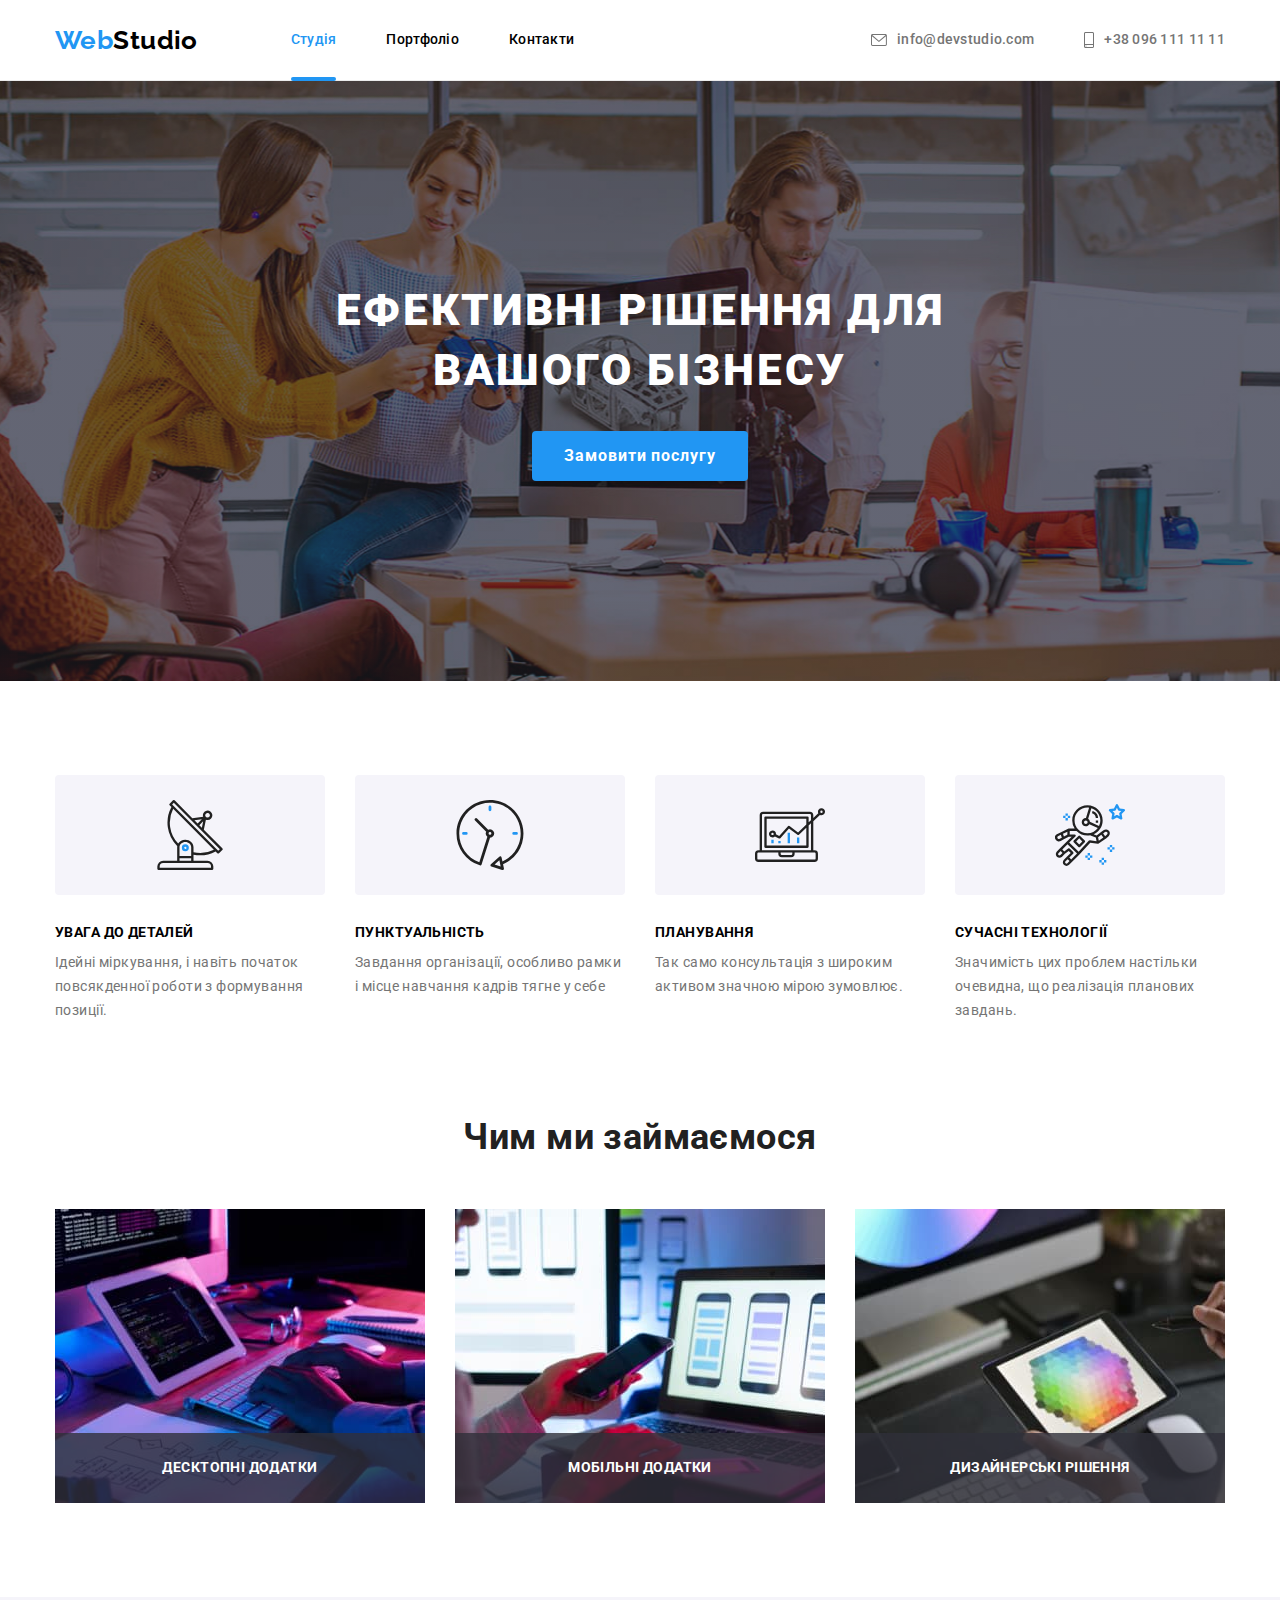
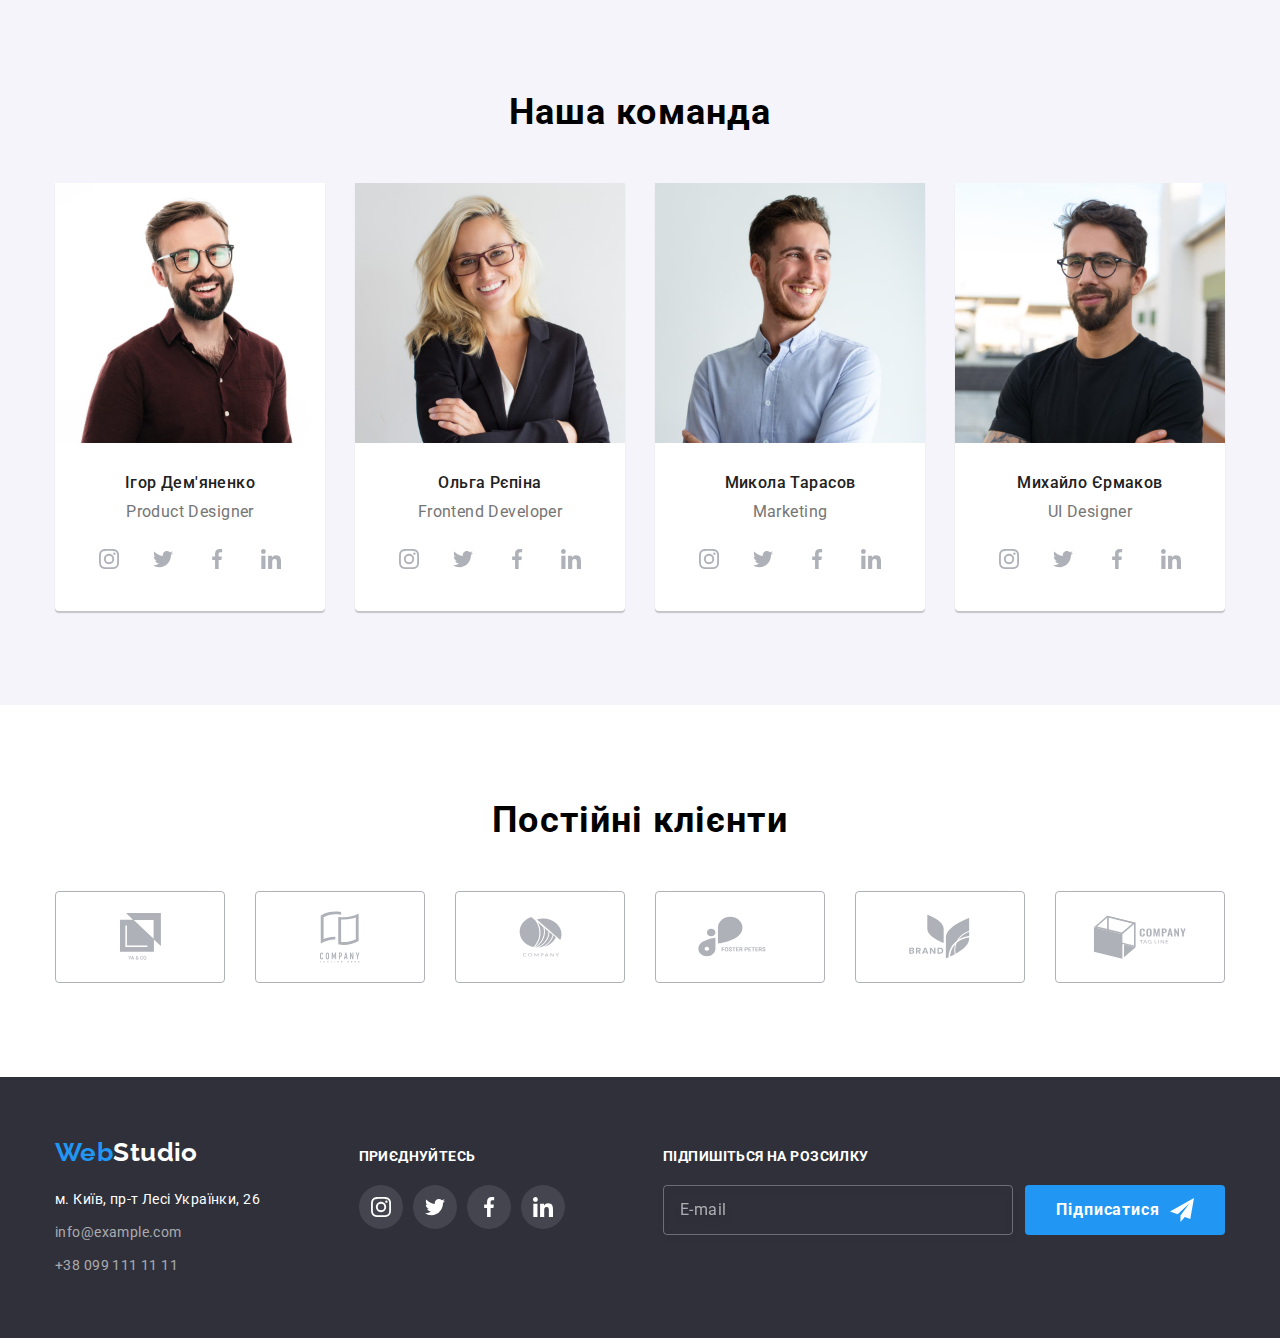
<file: index.html>
<!DOCTYPE html>
<html lang="uk">
  <head>
    <meta charset="UTF-8" />
    <meta http-equiv="X-UA-Compatible" content="IE=edge" />
    <meta name="viewport" content="width=device-width, initial-scale=1.0" />
    <link rel="preconnect" href="https://fonts.googleapis.com" />
    <link rel="preconnect" href="https://fonts.gstatic.com" crossorigin />
    <link
      href="https://fonts.googleapis.com/css2?family=Raleway:wght@700&family=Roboto:wght@400;500;700;900&display=swap"
      rel="stylesheet"
    />
    <link
      rel="stylesheet"
      href="https://cdnjs.cloudflare.com/ajax/libs/modern-normalize/1.0.0/modern-normalize.min.css"
    />
    <link rel="stylesheet" href="./css/main.min.css" />
    <title>Main</title>
  </head>
  <body class="body">
    <!--Шапка сайту-->

    <!-- !!!!!!!! Переделываем БЛОК по БЭМ !!!!!!!!! -->

    <header class="header">
      <div class="header__container conteiner">
        <nav class="header__nav">
          <a class="header__link-logo" href="./index.html" lang="en">
            <span class="header__logo-web">Web</span
            ><span class="header__logo-studio">Studio</span></a
          >
          <ul class="header__menu-nav">
            <li class="header__item-nav">
              <a class="header__link-nav current" href="./index.html"> Студія </a>
            </li>
            <li class="header__item-nav">
              <a class="header__link-nav" href="./portfolio.html"> Портфоліо </a>
            </li>
            <li class="header__item-nav">
              <a class="header__link-nav" href=""> Контакти </a>
            </li>
          </ul>
        </nav>
        <ul class="header__menu-contacts">
          <li class="header__item-contacts">
            <a
              class="header__link-contacts"
              href="mailto:info@devstudio.com"
              lang="en"
              >
              <svg class="header__icon" width="16" height="12">
                <use href="./img/svg/icons.svg#icon-envelope"></use>
              </svg>
              info@devstudio.com
            </a>
          </li>
          <li class="header__item-contacts">
            <a class="header__link-contacts" href="tel:+380961111111"
              >
              <svg class="header__icon" width="10" height="16">
                <use href="./img/svg/icons.svg#icon-smartphone"></use>
              </svg>
              +38 096 111 11 11</a
            >
          </li>
        </ul>
        <!-- Mobile Menu -->

        <button data-menu-open class="header__button-open" type="button">
          <svg class="header__mobile-icon open" width="24" height="16">
            <use href="./img/svg/icons.svg#icon-menu_24px"></use>
          </svg>
        </button>
      </div>
      
      <div data-menu class="mob-menu is-hidden">
        <div class="conteiner spc-between">
              <button data-menu-close class="mob-menu__close" type="button"> 
                <svg class="mob__icon-close" width="30" height="30">
                  <use href="./img/svg/icons.svg#icon-modalcls"></use>
                </svg>
              </button>
              <div class="top-menu">
                <ul class="mob__top">
                  <li class="mob__list-top">
                    <a href="./index.html" class="mob__link-top current">Студія</a></li>
                  <li class="mob__list-top">
                    <a href="./portfolio.html" class="mob__link-top">Портфоліо</a></li>
                  <li class="mob__list-top">
                    <a href="" class="mob__link-top">Контакти</a></li>
                </ul>
              </div>
              <div class="adress-menu">
                <ul class="mob__adress">
                  <li class="mob__list-adress">
                    <a  
                    href="tel:+380961111111"
                    class="mob__link-adress phone">+38 096 111 11 11</a></li>
                  <li class="mob__list-adress">
                    <a  
                    href="mailto:info@devstudio.com"
                    class="mob__link-adress mail">info@devstudio.com</a></li>
                </ul>
              </div>
              <ul class="mob__social">
                <li class="mob__list-social">
                  <a href="" class="mob__link-social">Instagram</a></li>
                <li class="mob__list-social">
                  <a href="" class="mob__link-social">Twitter</a></li>
                <li class="mob__list-social">
                  <a href="" class="mob__link-social">Facebook</a></li>
                <li class="mob__list-social">
                  <a href="" class="mob__link-social">LinkedIn</a></li>
              </ul>
            </div>
        </div>
    </header>
    <!--Далі іде блок меін-->
    <main>
      <!--Перша секція "замовити послугу"-->
      <section class="try-us-hero">
        <div class="tryheader">
          <h1 class="hero-header-class">
            Ефективні рішення для вашого бізнесу
          </h1>
          <button data-modal-open type="button" class="try-button">Замовити послугу</button>

            <div class="backdrop is-hidden" data-modal>
              <div class="modal">
               
                <button data-modal-close type="button" class="close-try-button">
                  <svg class="icon-modalcls" width="30" height="30">
                    <use href="./img/svg/icons.svg#icon-modalcls"></use>
                  </svg>
                </button>
                <p class="modal-text">Залиште свої дані, ми вам передзвонимо</p>
                <form action="#" class="modal-form">
                  
                  <div class="modal-field">
                    <label for="name">Ім'я</label>
                    <div class="name-wrap">
                      <input type="text" name="user-name" id="name" class="modal-type-input">
                      <svg class="modal-svg" width="18" height="18">
                        <use href="./img/svg/icons.svg#icon-person-modal"></use>
                      </svg>
                    </div>
                  </div>
                  
                  <div class="modal-field">
                    <label for="tel">Телефон</label>
                    <div class="name-wrap">
                      <input type="tel" name="user-tel" id="tel" class="modal-type-input">
                      <svg class="modal-svg" width="18" height="18">
                        <use href="./img/svg/icons.svg#icon-phone-modal"></use>
                      </svg>
                    </div>
                  </div>
                  
                  <div class="modal-field">
                    <label for="email">Пошта</label>
                    <div class="name-wrap">
                      <input type="email" name="user-email" id="email" class="modal-type-input">
                      <svg class="modal-svg" width="18" height="18">
                        <use href="./img/svg/icons.svg#icon-email-modal"></use>
                      </svg>
                    </div>
                  </div>
                  
                  <div class="modal-field">
                    <label for="comment">Коментар</label>
                    <textarea class="user-comment" name="user-comment" placeholder="Введіть текст" id="comment" ></textarea>
                  </div>
                  
                  <div class="check-box">
                    <input type="checkbox" name="checkbox" id="checkbox" class="check-input">
                      <label for="checkbox" class="check-discription">
                        
                        <span class="check-icon-wraper">
                          <svg class="check-icon">
                            <use href="./img/svg/icons.svg#icon-icon-check"></use>
                          </svg>
                        </span>
                        
                        <div class="modal-auth-text">
                          <span class="check-text">Погоджуюся з розсилкою та приймаю</span>
                        
                        <span class="check-link-wraper">
                          <a href="./index.html" class="check-link">Умови договору</a>
                        </span>
                        </div>
                        
                      </label>
                  </div>
                  <button type="submit" class="submit-modal-button">Відправити</button>
                </form>
              </div>
            </div>
        </div>
      </section>
      <!--Друга секція "наші переваги"-->
      <section class="bests section">
        <div class="conteiner">
          <h2 hidden>Наші переваги</h2>
          <ul class="menu-strong">
            <li class="bests-list">
              <div class="icon-bests">
                <svg class="pictures-icon" width="70" height="70">
                  <use href="./img/svg/icons.svg#icon-antenna">
                  </use>
                </svg>
              </div>
              <h3 class="list-strong-item">Увага до деталей</h3>
              <p class="text-strong-item">
                Ідейні міркування, і навіть початок повсякденної роботи з
                формування позиції.
              </p>
            </li>
            <li class="bests-list">
              <div class="icon-bests">
                <svg class="pictures-icon" width="70" height="70">
                  <use href="./img/svg/icons.svg#icon-clock">
                  </use>
                </svg>
              </div>
              <h3 class="list-strong-item">Пунктуальність</h3>
              <p class="text-strong-item">
                Завдання організації, особливо рамки і місце навчання кадрів
                тягне у себе
              </p>
            </li>
            <li class="bests-list">
              <div class="icon-bests">
                <svg class="pictures-icon" width="70" height="70">
                  <use href="./img/svg/icons.svg#icon-diagram">
                  </use>
                </svg>
              </div>
              <h3 class="list-strong-item">Планування</h3>
              <p class="text-strong-item">
                Так само консультація з широким активом значною мірою зумовлює.
              </p>
            </li>
            <li class="bests-list">
              <div class="icon-bests">
                <svg class="pictures-icon" width="70" height="70">
                  <use href="./img/svg/icons.svg#icon-astronaut">
                  </use>
                </svg>
              </div>
              <h3 class="list-strong-item">Сучасні технології</h3>
              <p class="text-strong-item">
                Значимість цих проблем настільки очевидна, що реалізація
                планових завдань.
              </p>
            </li>
          </ul>
        </div>
      </section>
      <!--Третя секція "Чим ми займаємось"-->
      <section class="works section-portfolio">
        <div class="conteiner">
          <h2 class="text-portfolio-mail">Чим ми займаємося</h2>
          <ul class="menu-portfolio">
            <li class="menu-portfolio-list">
              <div class="menu-portfolio-box">
                <picture>
                  <source
                  srcset="./img/Portfolio/coding.jpg 1x,
                  ./img/Portfolio/coding_2x.jpg 2x"
                  media="(min-width: 1200px)"
                  />
                  <img
                  src="./img/Portfolio/coding.jpg"
                  alt="розробка"
                  width="370"
                  height="294"
                />
                </picture>
                <p class="portfolio-options">
                  Десктопні додатки
                </p>
              </div>
            </li>
            <li class="menu-portfolio-list">
              <div class="menu-portfolio-box">
                <picture>
                  <source
                  srcset="./img/Portfolio/mobile.jpg 1x,
                  ./img/Portfolio/mobile_2x.jpg 2x"
                  media="(min-width: 1200px)"
                  />
                <img
                src="./img/Portfolio/mobile.jpg"
                alt="мобіліті"
                width="370"
                height="294"
              />
              </picture>  
                <p class="portfolio-options">
                  Мобільні додатки
                </p>
                </div>
            </li>
            <li class="menu-portfolio-list">
              <div class="menu-portfolio-box">
                <picture>
                  <source
                  srcset="./img/Portfolio/graphic.jpg 1x,
                  ./img/Portfolio/graphic_2x.jpg 2x"
                  media="(min-width: 1200px)"
                  />
                <img
                src="./img/Portfolio/graphic.jpg"
                alt="графіка"
                width="370"
                height="294"
              />
              </picture>
                <p class="portfolio-options">
                  Дизайнерські рішення
                </p>
              </div>
            </li>
          </ul>
        </div>
      </section>
      <!--Четверт секція "Наша команда"-->
      <section class="team section">
        <div class="conteiner">
          <h2 class="team-title">Наша команда</h2>
          <ul class="team-menu">
            <li class="team-members">
              <picture>
                <source 
                  srcset="./img/Team/demyanenko.jpg 1x, ./img/Team/demyanenko_2x.jpg 2x"
                  media="(min-width: 1200px)"
                  />
                <source
                  srcset="./img/Team/demyanenko_tab.jpg 1x, ./img/Team/demyanenko_tab_2x.jpg 2x"
                  media="(min-width: 768px)"
                />
                <source
                  srcset="./img/Team/demyanenko_mob.jpg 1x, ./img/Team/demyanenko_mob_2x.jpg 2x"
                  media="(min-width: 320px)"
                />
                <img
                class="teampicture"
                src="./img/Team/demyanenko.jpg"
                alt="demyanenko"
                />
              </picture>
              <div class="team-discription">
                <h3 class="team-name">Ігор Дем'яненко</h3>
                <p lang="en" class="team-profession">Product Designer</p>
                <ul class="social-items">
                  <li class="social-items-links">
                    <a href="" class="social-link-push">
                    <svg class="social-links" width="20" height="20">
                      <use href="./img/svg/icons.svg#icon-instagram"></use>
                    </svg>
                    </a>
                  </li>
                  <li class="social-items-links">
                    <a href="" class="social-link-push">
                    <svg class="social-links" width="20" height="20">
                      <use href="./img/svg/icons.svg#icon-twitter"></use>
                    </svg>
                    </a>
                  </li>
                  <li class="social-items-links">
                    <a href="" class="social-link-push">
                    <svg class="social-links" width="20" height="20">
                      <use href="./img/svg/icons.svg#icon-facebook"></use>
                    </svg>
                    </a>
                  </li>
                  <li class="social-items-links">
                    <a href="" class="social-link-push">
                    <svg class="social-links" width="20" height="20">
                      <use href="./img/svg/icons.svg#icon-linkedin"></use>
                    </svg>
                    </a>
                  </li>
                </ul>
              </div>
            </li>
            <li class="team-members">
              <picture>
                <source 
                  srcset="./img/Team/repina.jpg 1x, ./img/Team/repina_2x.jpg 2x"
                  media="(min-width: 1200px)"
                  />
                <source
                  srcset="./img/Team/repina_tab.jpg 1x, ./img/Team/repina_tab_2x.jpg 2x"
                  media="(min-width: 768px)"
                />
                <source
                  srcset="./img/Team/repina_mob.jpg 1x, ./img/Team/repina_mob_2x.jpg 2x"
                  media="(min-width: 320px)"
                />
              <img
                class="teampicture"
                src="./img/Team/repina.jpg"
                alt="repina"
              />
              </picture>
              <div class="team-discription">
                <h3 class="team-name">Ольга Рєпіна</h3>
                <p lang="en" class="team-profession">Frontend Developer</p>
                <ul class="social-items">
                  <li class="social-items-links">
                    <a href="" class="social-link-push">
                    <svg class="social-links" width="20" height="20">
                      <use href="./img/svg/icons.svg#icon-instagram"></use>
                    </svg>
                    </a>
                  </li>
                  <li class="social-items-links">
                    <a href="" class="social-link-push">
                    <svg class="social-links" width="20" height="20">
                      <use href="./img/svg/icons.svg#icon-twitter"></use>
                    </svg>
                    </a>
                  </li>
                  <li class="social-items-links">
                    <a href="" class="social-link-push">
                    <svg class="social-links" width="20" height="20">
                      <use href="./img/svg/icons.svg#icon-facebook"></use>
                    </svg>
                    </a>
                  </li>
                  <li class="social-items-links">
                    <a href="" class="social-link-push">
                    <svg class="social-links" width="20" height="20">
                      <use href="./img/svg/icons.svg#icon-linkedin"></use>
                    </svg>
                    </a>
                  </li>
                </ul>
              </div>
            </li>
            <li class="team-members">
              <picture>
                <source 
                  srcset="./img/Team/tarasov.jpg 1x, ./img/Team/tarasov_2x.jpg 2x"
                  media="(min-width: 1200px)"
                  />
                <source
                  srcset="./img/Team/tarasov_tab.jpg 1x, ./img/Team/tarasov_tab_2x.jpg 2x"
                  media="(min-width: 768px)"
                />
                <source
                  srcset="./img/Team/tarasov_mob.jpg 1x, ./img/Team/tarasov_mob_2x.jpg 2x"
                  media="(min-width: 320px)"
                />
              <img
                class="teampicture"
                src="./img/Team/tarasov.jpg"
                alt="tarasov"
              />
              </picture>
            <div class="team-discription">
              <h3 class="team-name">Микола Тарасов</h3>
              <p lang="en" class="team-profession">Marketing</p>
              <ul class="social-items">
                <li class="social-items-links">
                  <a href="" class="social-link-push">
                  <svg class="social-links" width="20" height="20">
                    <use href="./img/svg/icons.svg#icon-instagram"></use>
                  </svg>
                  </a>
                </li>
                <li class="social-items-links">
                  <a href="" class="social-link-push">
                  <svg class="social-links" width="20" height="20">
                    <use href="./img/svg/icons.svg#icon-twitter"></use>
                  </svg>
                  </a>
                </li>
                <li class="social-items-links">
                  <a href="" class="social-link-push">
                  <svg class="social-links" width="20" height="20">
                    <use href="./img/svg/icons.svg#icon-facebook"></use>
                  </svg>
                  </a>
                </li>
                <li class="social-items-links">
                  <a href="" class="social-link-push">
                  <svg class="social-links" width="20" height="20">
                    <use href="./img/svg/icons.svg#icon-linkedin"></use>
                  </svg>
                  </a>
                </li>
              </ul>
            </div>
            </li>
            <li class="team-members">
              <picture>
                <source 
                  srcset="./img/Team/ermakov.jpg 1x, ./img/Team/ermakov_2x.jpg 2x"
                  media="(min-width: 1200px)"
                  />
                <source
                  srcset="./img/Team/ermakov_tab.jpg 1x, ./img/Team/ermakov_tab_2x.jpg 2x"
                  media="(min-width: 768px)"
                />
                <source
                  srcset="./img/Team/ermakov_mob.jpg 1x, ./img/Team/ermakov_mob_2x.jpg 2x"
                  media="(min-width: 320px)"
                />
              <img
                class="teampicture"
                src="./img/Team/ermakov.jpg"
                alt="ermakov"
              />
              </picture>
            <div class="team-discription">
              <h3 class="team-name">Михайло Єрмаков</h3>
              <p lang="en" class="team-profession">UI Designer</p>
              <ul class="social-items">
                <li class="social-items-links">
                  <a href="" class="social-link-push">
                  <svg class="social-links" width="20" height="20">
                    <use href="./img/svg/icons.svg#icon-instagram"></use>
                  </svg>
                  </a>
                </li>
                <li class="social-items-links">
                  <a href="" class="social-link-push">
                  <svg class="social-links" width="20" height="20">
                    <use href="./img/svg/icons.svg#icon-twitter"></use>
                  </svg>
                  </a>
                </li>
                <li class="social-items-links">
                  <a href="" class="social-link-push">
                  <svg class="social-links" width="20" height="20">
                    <use href="./img/svg/icons.svg#icon-facebook"></use>
                  </svg>
                  </a>
                </li>
                <li class="social-items-links">
                  <a href="" class="social-link-push">
                  <svg class="social-links" width="20" height="20">
                    <use href="./img/svg/icons.svg#icon-linkedin"></use>
                  </svg>
                  </a>
                </li>
              </ul>
            </div>
            </li>
          </ul>
        </div>
      </section>
    </main>
      <!-- NEW SECTION HW4 Clints -->
    <section class="clients section">
      <div class="conteiner">
        <h2 class="text-clients">Постійні клієнти</h2>
        <ul class="item-clients">
          <li class="list-clients">
            <a href="" class="link-clients">
              <svg class="logo-clients" width="41" height="47">
                <use href="./img/svg/icons.svg#icon-yaco"></use>
              </svg>
            </a>
          </li>
          <li class="list-clients">
            <a href="" class="link-clients">
              <svg class="logo-clients" width="40" height="52">
                <use href="./img/svg/icons.svg#icon-companywindows"></use>
              </svg>
            </a>
          </li>
          <li class="list-clients">
            <a href="" class="link-clients">
              <svg class="logo-clients" width="43" height="41">
                <use href="./img/svg/icons.svg#icon-company"></use>
              </svg>
            </a>
          </li>
          <li class="list-clients">
            <a href="" class="link-clients">
              <svg class="logo-clients" width="84" height="41">
                <use href="./img/svg/icons.svg#icon-fosterpetters"></use>
              </svg>
            </a>
          </li>
          <li class="list-clients">
            <a href="" class="link-clients">
              <svg class="logo-clients" width="63" height="45">
                <use href="./img/svg/icons.svg#icon-brand"></use>
              </svg>
            </a>
          </li>
          <li class="list-clients">
            <a href="" class="link-clients">
              <svg class="logo-clients" width="94" height="44">
                <use href="./img/svg/icons.svg#icon-tagline"></use>
              </svg>
            </a>
          </li>
        </ul>
      </div>
    </section>


    <!--Далі йдемо до підвалу-->
    
    <!-- !!!!!!!!!!!   FOOTER ПЕРЕПИСЫВАЕМ ЧЕРЕЗ БЭМ   !!!!!!!!!!!!!!!!!! -->

    <footer class="footer">
      <div class="footer__wraper conteiner ">
          
            <div class="footer__contacts">
              <a class="footer__logo" href="/." lang="en">
                <span class="footer__logo-web">Web</span
                ><span class="footer__logo-studio header__logo-studio">Studio</span>
              </a>
              <address class="footer__adress">
                <ul class="footer__list-adress">
                  <li class="footer__item-adress">
                    <a
                      class="footer__link-adress mailto"
                      href="https://goo.gl/maps/aKqt5xky7KFVWU1r5"
                      target="_blank"
                      rel="noopener noreferrer"
                      >м. Київ, пр-т Лесі Українки, 26</a
                    >
                  </li>
                  <li class="footer__item-adress">
                    <a class="footer__link-adress" href="mailto:info@example.com"
                      >info@example.com</a
                    >
                  </li>
                  <li class="footer__item-adress">
                    <a class="footer__link-adress" href="tel:+380991111111"
                      >+38 099 111 11 11</a
                    >
                  </li>
                </ul>
              </address>
            </div>
            <div class="footer__add">
              <p class="footer__text-add">приєднуйтесь</p>
              <ul class="footer__list-add">
                <li class="footer__item-add">
                  <a href="" class="footer__link-add">
                    <svg class="footer__icon-add" width="20" height="20">
                      <use href="./img/svg/icons.svg#icon-instagram"></use>
                    </svg>
                  </a>
                </li>
                <li class="footer__item-add">
                  <a href="" class="footer__link-add">
                    <svg class="footer__icon-add" width="20" height="20">
                      <use href="./img/svg/icons.svg#icon-twitter"></use>
                    </svg>
                  </a>
                </li>
                <li class="footer__item-add">
                  <a href="" class="footer__link-add">
                    <svg class="footer__icon-add" width="20" height="20">
                      <use href="./img/svg/icons.svg#icon-facebook"></use>
                    </svg>
                  </a>
                </li>
                <li class="footer__item-add">
                  <a href="" class="footer__link-add">
                    <svg class="footer__icon-add" width="20" height="20">
                      <use href="./img/svg/icons.svg#icon-linkedin"></use>
                    </svg>
                  </a>
                </li>
              </ul>
          
          </div>
        <div class="footer__sign">
            <p class="footer__text-sign">Підпишіться на розсилку</p>
            <form action="#" class="footer__form">
              <input type="email" name="email" placeholder="E-mail" class="footer__input">
              <button type="submit" class="footer__btn">
                Підписатися
                <svg class="sign-icon" width="24" height="24">
                  <use href="./img/svg/icons.svg#icon-icon-send"></use>
                </svg>
              </button>
            </form>
        </div>
      </div>
    </footer>
    <script src="./js/modal.js"></script>
    <script src="./js/menu.js"></script>
  </body>
</html>
</file>
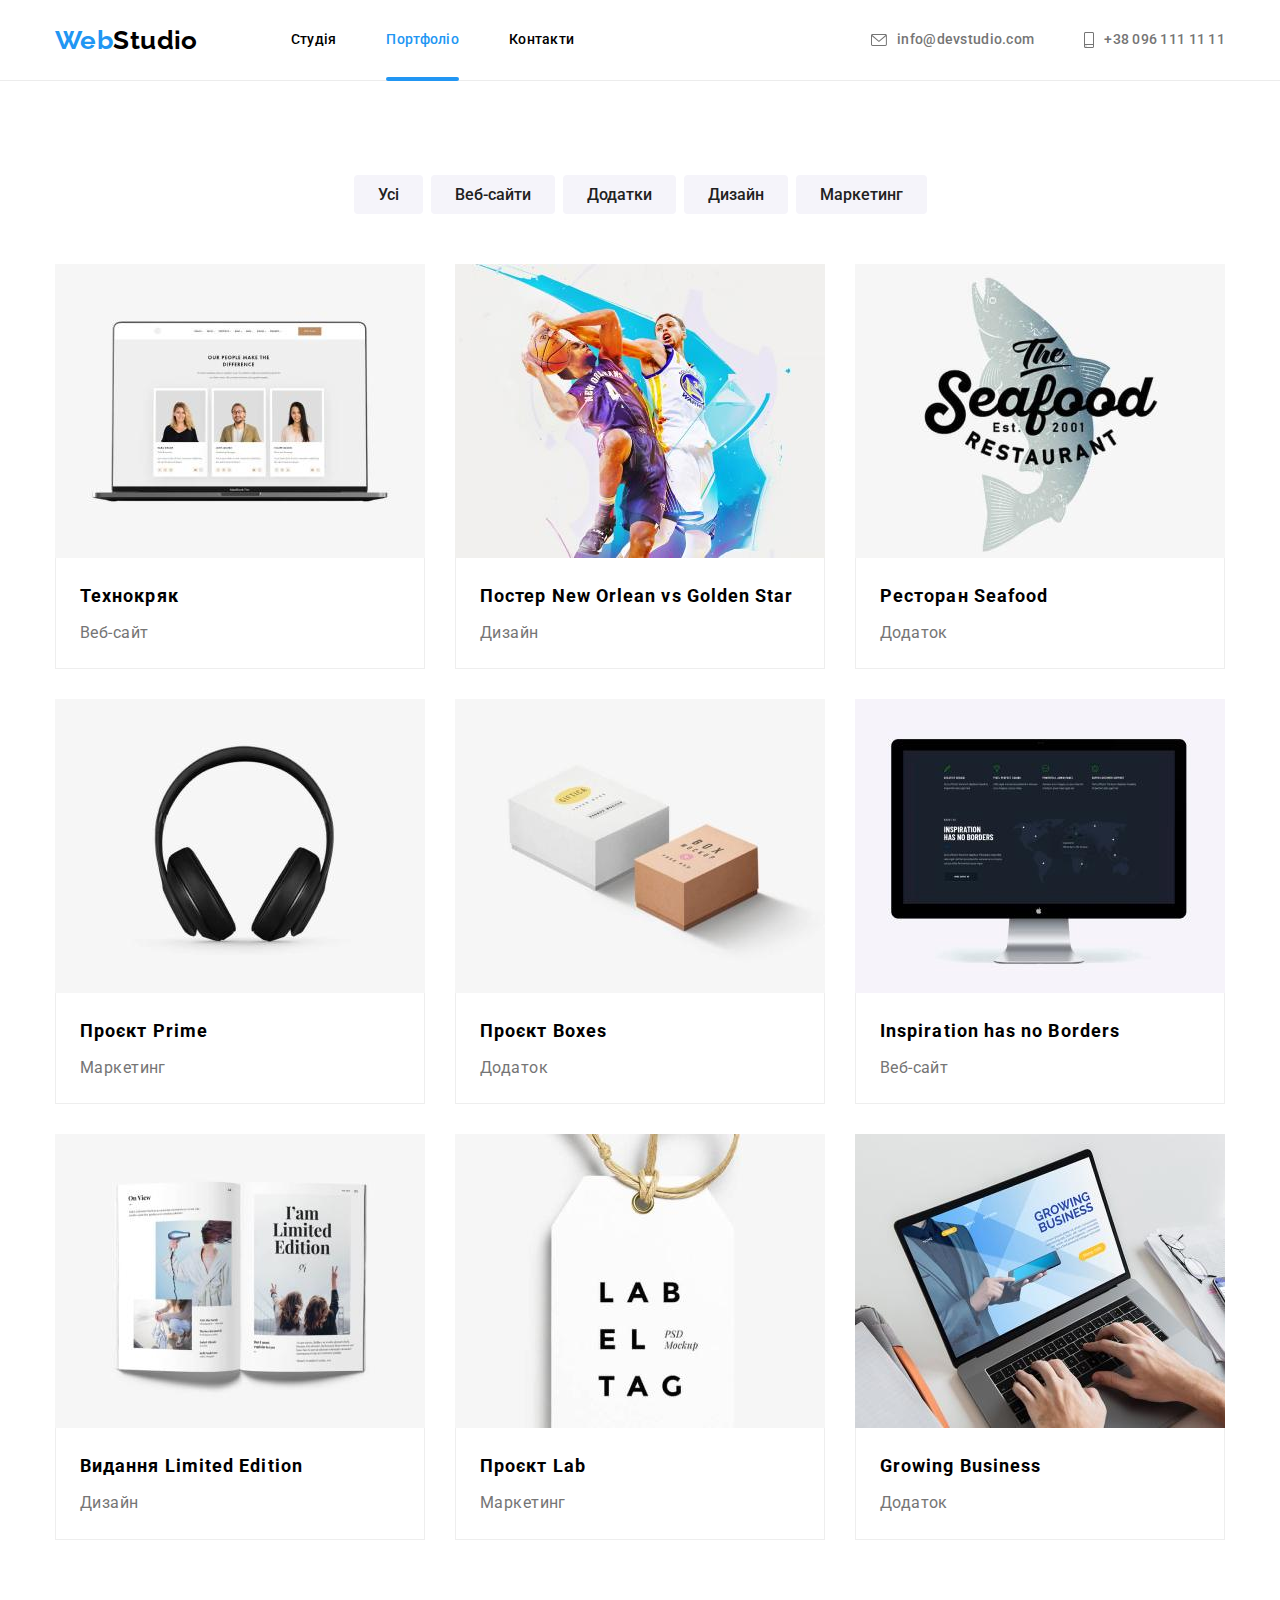
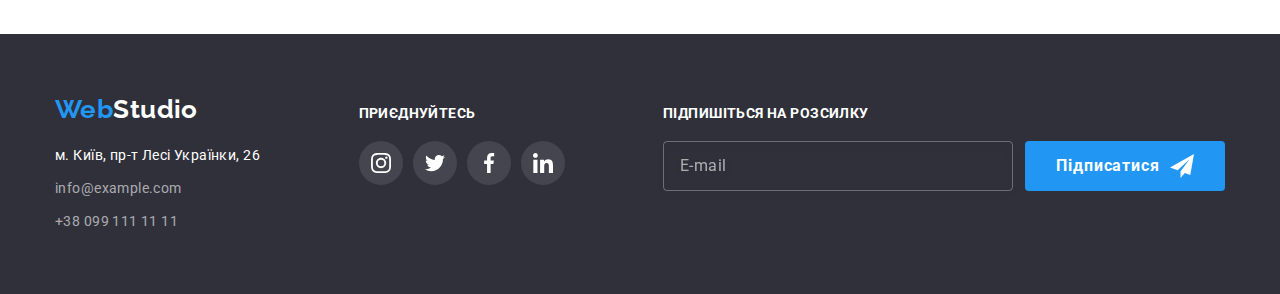
<file: portfolio.html>
<!DOCTYPE html>
<html lang="uk">
  <head>
    <meta charset="UTF-8" />
    <meta http-equiv="X-UA-Compatible" content="IE=edge" />
    <meta name="viewport" content="width=device-width, initial-scale=1.0" />
    <link rel="preconnect" href="https://fonts.googleapis.com" />
    <link rel="preconnect" href="https://fonts.gstatic.com" crossorigin />
    <link
      href="https://fonts.googleapis.com/css2?family=Raleway:wght@700&family=Roboto:wght@400;500;700;900&display=swap"
      rel="stylesheet"
    />
    <link
      rel="stylesheet"
      href="https://cdnjs.cloudflare.com/ajax/libs/modern-normalize/1.0.0/modern-normalize.min.css"
    />
    <link rel="stylesheet" href="./css/main.min.css" />
    <title>Portfolio</title>
  </head>
  <body class="body">
    <!-- Header-->
    <header class="header">
      <div class="header__container conteiner">
        <nav class="header__nav">
          <a class="header__link-logo" href="./index.html" lang="en">
            <span class="header__logo-web">Web</span
            ><span class="header__logo-studio">Studio</span></a
          >
          <ul class="header__menu-nav">
            <li class="header__item-nav">
              <a class="header__link-nav" href="./index.html"> Студія </a>
            </li>
            <li class="header__item-nav">
              <a class="header__link-nav current" href="./portfolio.html"> Портфоліо </a>
            </li>
            <li class="header__item-nav">
              <a class="header__link-nav" href=""> Контакти </a>
            </li>
          </ul>
        </nav>
        <ul class="header__menu-contacts">
          <li class="header__item-contacts">
            <a
              class="header__link-contacts"
              href="mailto:info@devstudio.com"
              lang="en"
              >
              <svg class="header__icon" width="16" height="12">
                <use href="./img/svg/icons.svg#icon-envelope"></use>
              </svg>
              info@devstudio.com
            </a>
          </li>
          <li class="header__item-contacts">
            <a class="header__link-contacts" href="tel:+380961111111"
              >
              <svg class="header__icon" width="10" height="16">
                <use href="./img/svg/icons.svg#icon-smartphone"></use>
              </svg>
              +38 096 111 11 11</a
            >
          </li>
        </ul>
        <!-- Mobile Menu -->
        
        <button data-menu-open class="header__button-open" type="button">
          <svg class="header__mobile-icon open" width="24" height="16">
            <use href="./img/svg/icons.svg#icon-menu_24px"></use>
          </svg>
        </button>
      </div>
      
      <div data-menu class="mob-menu is-hidden">
        <div class="conteiner spc-between">
              <button data-menu-close class="mob-menu__close" type="button"> 
                <svg class="mob__icon-close" width="30" height="30">
                  <use href="./img/svg/icons.svg#icon-modalcls"></use>
                </svg>
              </button>
              <div class="top-menu">
                <ul class="mob__top">
                  <li class="mob__list-top">
                    <a href="./index.html" class="mob__link-top">Студія</a></li>
                  <li class="mob__list-top">
                    <a href="./portfolio.html" class="mob__link-top current">Портфоліо</a></li>
                  <li class="mob__list-top">
                    <a href="" class="mob__link-top">Контакти</a></li>
                </ul>
              </div>
              <div class="adress-menu">
                <ul class="mob__adress">
                  <li class="mob__list-adress">
                    <a  
                    href="tel:+380961111111"
                    class="mob__link-adress phone">+38 096 111 11 11</a></li>
                  <li class="mob__list-adress">
                    <a  
                    href="mailto:info@devstudio.com"
                    class="mob__link-adress mail">info@devstudio.com</a></li>
                </ul>
              </div>
              <ul class="mob__social">
                <li class="mob__list-social">
                  <a href="" class="mob__link-social">Instagram</a></li>
                <li class="mob__list-social">
                  <a href="" class="mob__link-social">Twitter</a></li>
                <li class="mob__list-social">
                  <a href="" class="mob__link-social">Facebook</a></li>
                <li class="mob__list-social">
                  <a href="" class="mob__link-social">LinkedIn</a></li>
              </ul>
            </div>
        </div>
    </header>
    <!--Main-->
    <main>
      <!--UL з кнопками-->
      <section class="main-section">
        <div class="conteiner">
          <h1 hidden>Large section</h1>
          <ul class="buttons-menu">
            <li>
              <button type="button" class="button-portfolio">Усі</button></li>
            <li>
              <button type="button" class="button-portfolio">Веб-сайти</button>
            </li>
            <li>
              <button type="button" class="button-portfolio">Додатки</button>
            </li>
            <li>
              <button type="button" class="button-portfolio">Дизайн</button>
            </li>
            <li>
              <button type="button" class="button-portfolio last">
                Маркетинг
              </button>
            </li>
          </ul> 
          <!-- UL з картинками -->
          <ul class="pictures-list">
            <li class="lists-blocks">
              <a class="link-blocks" href="">
                <div class="overlay-relativ">
                  <picture>
                    <source 
                      srcset="./img/Pageportfolio/mac.jpg 1x, ./img/Pageportfolio/mac_2x.jpg 2x"
                      media="(min-width: 1200px)"
                      />
                    <source
                      srcset="./img/Pageportfolio/mac_tab.jpg 1x, ./img/Pageportfolio/mac_tab_2x.jpg 2x"
                      media="(min-width: 768px)"
                    />
                    <source
                      srcset="./img/Pageportfolio/mac_mob.jpg 1x, ./img/Pageportfolio/mac_mob_2x.jpg 2x"
                      media="(min-width: 320px)"
                    />
                  <img 
                  class="img-portfolio"
                  src="./img/Pageportfolio/mac.jpg"
                  alt="Макбук"
                  width="370"
                  height="294"
                />
                </picture>
                <p class="text-overlay-portfolio">Ресурс пропонує комплексні пропозиції з різним рівнем функціоналу та сервісів. Все це дозволить відвідувачу отримати вичерпні відомості про компанію чи приватну особу.</p>
                </div>
                <div class="options-discription">
                  <h2 class="name-picture-section">Технокряк</h2>
                  <p class="caption-picture-section">Веб-сайт</p>
                </div>
              </a>  
            </li>
            <li class="lists-blocks">
              <a class="link-blocks" href="">
                <div class="overlay-relativ">
                  <picture>
                    <source 
                      srcset="./img/Pageportfolio/basketball.jpg 1x, ./img/Pageportfolio/basketball_2x.jpg 2x"
                      media="(min-width: 1200px)"
                      />
                    <source
                      srcset="./img/Pageportfolio/basketball_tab.jpg 1x, ./img/Pageportfolio/basketball_tab_2x.jpg 2x"
                      media="(min-width: 768px)"
                    />
                    <source
                      srcset="./img/Pageportfolio/basketball_mob.jpg 1x, ./img/Pageportfolio/basketball_mob_2x.jpg 2x"
                      media="(min-width: 320px)"
                    />
                    <img
                      class="img-portfolio"
                      src="./img/Pageportfolio/basketball.jpg"
                      alt="Баскетбол"
                      width="370"
                      height="294"
                />
                </picture>
                <p class="text-overlay-portfolio">Ресурс пропонує комплексні пропозиції з різним рівнем функціоналу та сервісів. Все це дозволить відвідувачу отримати вичерпні відомості про компанію чи приватну особу.</p>
                </div>
                <div class="options-discription">
                  <h2 class="name-picture-section">
                    Постер <span lang="en">New Orlean vs Golden Star</span>
                  </h2>
                  <p class="caption-picture-section">Дизайн</p>
                </div>
              </a>  
            </li>
            <li class="lists-blocks">
              <a class="link-blocks" href="">
                <div class="overlay-relativ">
                  <picture>
                    <source 
                      srcset="./img/Pageportfolio/fish.jpg 1x, ./img/Pageportfolio/fish_2x.jpg 2x"
                      media="(min-width: 1200px)"
                      />
                    <source
                      srcset="./img/Pageportfolio/fish_tab.jpg 1x, ./img/Pageportfolio/fish_tab_2x.jpg 2x"
                      media="(min-width: 768px)"
                    />
                    <source
                      srcset="./img/Pageportfolio/fish_mob.jpg 1x, ./img/Pageportfolio/fish_mob_2x.jpg 2x"
                      media="(min-width: 320px)"
                    />
                <img
                  class="img-portfolio"
                  src="./img/Pageportfolio/fish.jpg"
                  alt="Рибамоя"
                  width="370"
                  height="294"
                />
                </picture>
                <p class="text-overlay-portfolio">Ресурс пропонує комплексні пропозиції з різним рівнем функціоналу та сервісів. Все це дозволить відвідувачу отримати вичерпні відомості про компанію чи приватну особу.</p>
                </div>
                <div class="options-discription">
                  <h2 class="name-picture-section">
                    Ресторан <span lang="en">Seafood</span>
                  </h2>
                  <p class="caption-picture-section">Додаток</p>
                </div>
              </a>  
            </li>
            <li class="lists-blocks">
              <a class="link-blocks" href="">
                <div class="overlay-relativ">
                  <picture>
                    <source 
                      srcset="./img/Pageportfolio/headphone.jpg 1x, ./img/Pageportfolio/headphone_2x.jpg 2x"
                      media="(min-width: 1200px)"
                      />
                    <source
                      srcset="./img/Pageportfolio/headphone_tab.jpg 1x, ./img/Pageportfolio/headphone_tab_2x.jpg 2x"
                      media="(min-width: 768px)"
                    />
                    <source
                      srcset="./img/Pageportfolio/headphone_mob.jpg 1x, ./img/Pageportfolio/headphone_mob_2x.jpg 2x"
                      media="(min-width: 320px)"
                    />
                <img
                  class="img-portfolio"
                  src="./img/Pageportfolio/headphone.jpg"
                  alt="навушники"
                  width="370"
                  height="294"
                />
                </picture>
                <p class="text-overlay-portfolio">Ресурс пропонує комплексні пропозиції з різним рівнем функціоналу та сервісів. Все це дозволить відвідувачу отримати вичерпні відомості про компанію чи приватну особу.</p>
                </div>
                <div class="options-discription">
                  <h2 class="name-picture-section">
                    Проєкт <span lang="en">Prime</span>
                  </h2>
                  <p class="caption-picture-section">Маркетинг</p>
                </div>
              </a>  
            </li>
            <li class="lists-blocks">
              <a class="link-blocks" href="">
                <div class="overlay-relativ">
                  <picture>
                    <source 
                      srcset="./img/Pageportfolio/box.jpg 1x, ./img/Pageportfolio/box_2x.jpg 2x"
                      media="(min-width: 1200px)"
                      />
                    <source
                      srcset="./img/Pageportfolio/box_tab.jpg 1x, ./img/Pageportfolio/box_tab_2x.jpg 2x"
                      media="(min-width: 768px)"
                    />
                    <source
                      srcset="./img/Pageportfolio/box_mob.jpg 1x, ./img/Pageportfolio/box_mob_2x.jpg 2x"
                      media="(min-width: 320px)"
                    />
                <img
                  class="img-portfolio"
                  src="./img/Pageportfolio/box.jpg"
                  alt="Коробки"
                  width="370"
                  height="294"
                />
                </picture>
                <p class="text-overlay-portfolio">Ресурс пропонує комплексні пропозиції з різним рівнем функціоналу та сервісів. Все це дозволить відвідувачу отримати вичерпні відомості про компанію чи приватну особу.</p>
                </div>
                <div class="options-discription">
                  <h2 class="name-picture-section">
                    Проєкт <span lang="en">Boxes</span>
                  </h2>
                  <p class="caption-picture-section">Додаток</p>
                </div>
              </a>  
            </li>
            <li class="lists-blocks">
              <a class="link-blocks" href="">
                <div class="overlay-relativ">
                  <picture>
                    <source 
                      srcset="./img/Pageportfolio/monitor.jpg 1x, ./img/Pageportfolio/monitor_2x.jpg 2x"
                      media="(min-width: 1200px)"
                      />
                    <source
                      srcset="./img/Pageportfolio/monitor_tab.jpg 1x, ./img/Pageportfolio/monitor_tab_2x.jpg 2x"
                      media="(min-width: 768px)"
                    />
                    <source
                      srcset="./img/Pageportfolio/monitor_mob.jpg 1x, ./img/Pageportfolio/monitor_mob_2x.jpg 2x"
                      media="(min-width: 320px)"
                    />
                <img
                  class="img-portfolio"
                  src="./img/Pageportfolio/monitor.jpg"
                  alt="Монітор"
                  width="370"
                  height="294"
                />
                  </picture>
                <p class="text-overlay-portfolio">Ресурс пропонує комплексні пропозиції з різним рівнем функціоналу та сервісів. Все це дозволить відвідувачу отримати вичерпні відомості про компанію чи приватну особу.</p>
                </div>
                <div class="options-discription">
                  <h2 class="name-picture-section">
                    <span lang="en">Inspiration has no Borders</span>
                  </h2>
                  <p class="caption-picture-section">Веб-сайт</p>
                </div>
              </a>  
            </li>
            <li class="lists-blocks">
              <a class="link-blocks" href="">
                <div class="overlay-relativ">
                  <picture>
                    <source 
                      srcset="./img/Pageportfolio/journal.jpg 1x, ./img/Pageportfolio/journal_2x.jpg 2x"
                      media="(min-width: 1200px)"
                      />
                    <source
                      srcset="./img/Pageportfolio/journal_tab.jpg 1x, ./img/Pageportfolio/journal_tab_2x.jpg 2x"
                      media="(min-width: 768px)"
                    />
                    <source
                      srcset="./img/Pageportfolio/journal_mob.jpg 1x, ./img/Pageportfolio/journal_mob_2x.jpg 2x"
                      media="(min-width: 320px)"
                    />
                <img
                  class="img-portfolio"
                  src="./img/Pageportfolio/journal.jpg"
                  alt="Журнал"
                  width="370"
                  height="294"
                />
                  </picture>
                <p class="text-overlay-portfolio">Ресурс пропонує комплексні пропозиції з різним рівнем функціоналу та сервісів. Все це дозволить відвідувачу отримати вичерпні відомості про компанію чи приватну особу.</p>
                </div>
                <div class="options-discription">
                  <h2 class="name-picture-section">
                    Видання <span lang="en">Limited Edition</span>
                  </h2>
                  <p class="caption-picture-section">Дизайн</p>
                </div>
              </a>  
            </li>
            <li class="lists-blocks">
              <a class="link-blocks" href="">
                <div class="overlay-relativ">
                  <picture>
                    <source 
                      srcset="./img/Pageportfolio/birka.jpg 1x, ./img/Pageportfolio/birka_2x.jpg 2x"
                      media="(min-width: 1200px)"
                      />
                    <source
                      srcset="./img/Pageportfolio/birka_tab.jpg 1x, ./img/Pageportfolio/birka_tab_2x.jpg 2x"
                      media="(min-width: 768px)"
                    />
                    <source
                      srcset="./img/Pageportfolio/birka_mob.jpg 1x, ./img/Pageportfolio/birka_mob_2x.jpg 2x"
                      media="(min-width: 320px)"
                    />
                <img
                  class="img-portfolio"
                  src="./img/Pageportfolio/birka.jpg"
                  alt="Бірка"
                  width="370"
                  height="294"
                />
                </picture>
                <p class="text-overlay-portfolio">Ресурс пропонує комплексні пропозиції з різним рівнем функціоналу та сервісів. Все це дозволить відвідувачу отримати вичерпні відомості про компанію чи приватну особу.</p>
                </div>
                <div class="options-discription">
                  <h2 class="name-picture-section">
                    Проєкт <span lang="en">Lab</span>
                  </h2>
                  <p class="caption-picture-section">Маркетинг</p>
                </div>
              </a>  
            </li>
            <li class="lists-blocks">
              <a class="link-blocks" href="">
                <div class="overlay-relativ">
                  <picture>
                    <source 
                      srcset="./img/Pageportfolio/notebook.jpg 1x, ./img/Pageportfolio/notebook_2x.jpg 2x"
                      media="(min-width: 1200px)"
                      />
                    <source
                      srcset="./img/Pageportfolio/notebook_tab.jpg 1x, ./img/Pageportfolio/notebook_tab_2x.jpg 2x"
                      media="(min-width: 768px)"
                    />
                    <source
                      srcset="./img/Pageportfolio/notebook_mob.jpg 1x, ./img/Pageportfolio/notebook_mob_2x.jpg 2x"
                      media="(min-width: 320px)"
                    />
                <img
                  class="img-portfolio"
                  src="./img/Pageportfolio/notebook.jpg"
                  alt="Ноутбук"
                  width="370"
                  height="294"
                />
                  </picture>
                <p class="text-overlay-portfolio">Ресурс пропонує комплексні пропозиції з різним рівнем функціоналу та сервісів. Все це дозволить відвідувачу отримати вичерпні відомості про компанію чи приватну особу.</p>
                </div>
                <div class="options-discription">
                  <h2 class="name-picture-section">
                    <span lang="en">Growing Business</span>
                  </h2>
                  <p class="caption-picture-section">Додаток</p>
                </div>
              </a>  
            </li>
          </ul>
        </div>
      </section>
    </main>
    <!-- Footer  -->

    <!-- !!!!!!!!!!!   FOOTER ПЕРЕПИСЫВАЕМ ЧЕРЕЗ БЭМ   !!!!!!!!!!!!!!!!!! -->

    <footer class="footer">
      <div class="footer__wraper conteiner ">
        <div class="footer__contacts">
          <a class="footer__logo" href="/." lang="en">
            <span class="footer__logo-web">Web</span
            ><span class="footer__logo-studio header__logo-studio">Studio</span>
          </a>
          <address class="footer__adress">
            <ul class="footer__list-adress">
              <li class="footer__item-adress">
                <a
                  class="footer__link-adress mailto"
                  href="https://goo.gl/maps/aKqt5xky7KFVWU1r5"
                  target="_blank"
                  rel="noopener noreferrer"
                  >м. Київ, пр-т Лесі Українки, 26</a
                >
              </li>
              <li class="footer__item-adress">
                <a class="footer__link-adress" href="mailto:info@example.com"
                  >info@example.com</a
                >
              </li>
              <li class="footer__item-adress">
                <a class="footer__link-adress" href="tel:+380991111111"
                  >+38 099 111 11 11</a
                >
              </li>
            </ul>
          </address>
        </div>
        <div class="footer__add">
          <p class="footer__text-add">приєднуйтесь</p>
          <ul class="footer__list-add">
            <li class="footer__item-add">
              <a href="" class="footer__link-add">
                <svg class="footer__icon-add" width="20" height="20">
                  <use href="./img/svg/icons.svg#icon-instagram"></use>
                </svg>
              </a>
            </li>
            <li class="footer__item-add">
              <a href="" class="footer__link-add">
                <svg class="footer__icon-add" width="20" height="20">
                  <use href="./img/svg/icons.svg#icon-twitter"></use>
                </svg>
              </a>
            </li>
            <li class="footer__item-add">
              <a href="" class="footer__link-add">
                <svg class="footer__icon-add" width="20" height="20">
                  <use href="./img/svg/icons.svg#icon-facebook"></use>
                </svg>
              </a>
            </li>
            <li class="footer__item-add">
              <a href="" class="footer__link-add">
                <svg class="footer__icon-add" width="20" height="20">
                  <use href="./img/svg/icons.svg#icon-linkedin"></use>
                </svg>
              </a>
            </li>
          </ul>
        </div>
        <!-- NEW DIV From HW6 Sign Us -->
        <div class="footer__sign">
            <p class="footer__text-sign">Підпишіться на розсилку</p>
            <form action="#" class="footer__form">
              <input type="email" name="email" placeholder="E-mail" class="footer__input">
              <button type="submit" class="footer__btn">
                Підписатися
                <svg class="sign-icon" width="24" height="24">
                  <use href="./img/svg/icons.svg#icon-icon-send"></use>
                </svg>
              </button>
            </form>
        </div>
        <!-- END OF NEW DIV From HW6 Sign Us -->
      </div>
    </footer>
    <script src="./js/menu.js"></script>
  </body>
</html>
</file>
<file: css/main.min.css>
a{list-style-type:none;cursor:pointer;text-decoration:none}a:hover{text-decoration:none}a:visited{text-decoration:none}a:active{text-decoration:none}button{cursor:pointer}h1,h2,h3,h4,p,ul{margin:0;padding:0;list-style-type:none}img{display:block;max-width:100%;height:auto}:root{--brand-color: #000000;--gray-color: #757575;--blue-color: #2196f3;--try-button-focus: cornflowerblue;--white-color: #ffffff;--our-team-bg: #f5f4fa;--main-bg-color: #2f303a;--button-portfolio-color: #212121;--portfolio-border: #eeeeee;--header-border: #ececec;--section-second: #f5f4fa;--fill-color: #afb1b8;--hero-grad: linear-gradient(rgba(47, 48, 58, 0.4), rgba(47, 48, 58, 0.4)) }.body{font-family:"Roboto",sans-serif;font-size:14px;letter-spacing:.03em;font-weight:500;background-color:var(--white-color)}.section{padding-top:94px;padding-bottom:94px}@media screen and (max-width: 1200px){.section{padding-top:60px;padding-bottom:60px}}.section-portfolio{padding-top:0;padding-bottom:94px}.conteiner{width:100%;margin:0 auto;padding-left:15px;padding-right:15px}@media screen and (min-width: 480px){.conteiner{width:480px}}@media screen and (min-width: 768px){.conteiner{width:768px}}@media screen and (min-width: 1200px){.conteiner{width:1200px}}.no-scroll{overflow:hidden}.header{border-bottom:1px solid var(--header-border);min-height:60px}@media screen and (min-width: 1200px){.header{min-height:80px}}@media screen and (max-width: 767px){.header{display:flex;align-items:center}}.header__container{display:flex;align-items:center}@media screen and (max-width: 767px){.header__container{justify-content:space-between}}.header__nav{display:flex;align-items:center}.header__link-logo{text-decoration:none;list-style-type:none;margin-right:93px}.header__logo-web{font-family:"Raleway";font-weight:700;font-size:26px;line-height:1.19;color:var(--blue-color);text-decoration:none}.header__logo-studio{font-family:"Raleway";font-weight:700;font-size:26px;line-height:1.19;color:var(--brand-color)}.header__menu-nav{display:none}@media screen and (min-width: 768px){.header__menu-nav{list-style-type:none;display:flex;gap:50px}}.header__link-nav{position:relative;display:block;line-height:1.14;letter-spacing:.02em;color:var(--brand-color);padding-top:32px;padding-bottom:32px;transition:color 250ms cubic-bezier(0.4, 0, 0.2, 1)}.header__link-nav:focus,.header__link-nav:hover{color:var(--blue-color)}.header__link-nav.current::after{content:"";display:block;margin-bottom:-1px;border-radius:2px;bottom:0;position:absolute;width:100%;height:4px;background-color:var(--blue-color);opacity:1;transition:color 250ms cubic-bezier(0.4, 0, 0.2, 1)}.header__menu-contacts{display:none}@media screen and (min-width: 768px){.header__menu-contacts{display:flex;flex-wrap:wrap;align-items:center;list-style-type:none;margin-left:70px;gap:10px}}@media screen and (min-width: 1200px){.header__menu-contacts{margin-left:auto;align-items:center;gap:50px}}.header__icon{box-sizing:border-box;fill:currentColor;margin-right:10px;margin-bottom:0}.header__link-contacts{display:flex;align-items:center;line-height:1.14;letter-spacing:.02em;color:var(--gray-color);transition:color 250ms cubic-bezier(0.4, 0, 0.2, 1)}.header__link-contacts:focus,.header__link-contacts:hover,.header__icon:hover,.header__icon:focus{color:var(--blue-color)}.current{color:var(--blue-color)}.header__button-open{margin-left:auto;padding:12px 8px;border:none;background-color:#fff;transition:fill 250ms cubic-bezier(0.4, 0, 0.2, 1)}.header__button-open:hover{fill:var(--blue-color)}@media screen and (min-width: 768px){.header__button-open{display:none}}.mob-menu{z-index:3;position:fixed;top:0;background-color:#fff;width:100vw;height:100vh;padding-top:21px;padding-bottom:48px;transform:translateY(0);transition:opacity 250ms,visibility 250ms}@media screen and (min-width: 768px){.mob-menu{display:none}}.is-hidden{visibility:hidden;opacity:0;pointer-events:none}.mob-menu__close{display:block;margin-left:auto;background-color:rgba(0,0,0,0);border:none;transition:fill 250ms cubic-bezier(0.4, 0, 0.2, 1)}.mob-menu__close:hover{fill:var(--blue-color)}.conteiner.spc-between{display:flex;width:100%;height:100%;flex-direction:column;overflow:auto}.adress-menu{margin-top:auto}.mob__list-top:not(:last-child){margin-bottom:32px}.mob__link-top{font-weight:500;font-size:40px;line-height:1.18;text-align:center;letter-spacing:.02em;color:#212121;transition:color 250ms cubic-bezier(0.4, 0, 0.2, 1)}.mob__link-top:hover{color:var(--blue-color)}.mob__link-top.current{color:var(--blue-color)}.mob__list-adress:not(:last-child){margin-bottom:32px;margin-top:20px}.mob__list-adress:last-child{margin-bottom:64px}.mob__link-adress.phone{font-size:34px;line-height:1.18;letter-spacing:.02em;color:#2196f3}.mob__link-adress.mail{font-weight:500;font-size:24px;line-height:1.17;letter-spacing:.02em;color:#757575}.mob__social{display:flex;flex-wrap:wrap;gap:20px}.mob__list-social:not(:last-child)::after{content:"";border-right:1px solid rgba(33,33,33,.2);margin-left:10px}.mob__link-social{font-weight:500;font-size:18px;line-height:1.22;letter-spacing:.02em;color:#2196f3}.try-us-hero{max-width:1600px;margin-left:auto;margin-right:auto;background-image:var(--hero-grad),url(../img/HW4/heroimg_mob.jpg);background-repeat:no-repeat;background-position:center;background-size:cover;background-color:var(--button-portfolio-color);padding-top:118px;padding-bottom:118px}@media(min-device-pixel-ratio: 2),(-webkit-min-device-pixel-ratio: 2),(min-resolution: 192dpi),(min-resolution: 2dppx){.try-us-hero{background-image:var(--hero-grad),url(../img/HW4/heroimg_mob_2x.jpg)}}@media screen and (min-width: 768px){.try-us-hero{background-image:var(--hero-grad),url(../img/HW4/heroimg_tab.jpg)}}@media screen and (min-width: 768px)and (min-device-pixel-ratio: 2),screen and (min-width: 768px)and (-webkit-min-device-pixel-ratio: 2),screen and (min-width: 768px)and (min-resolution: 192dpi),screen and (min-width: 768px)and (min-resolution: 2dppx){.try-us-hero{background-image:var(--hero-grad),url(../img/HW4/heroimg_tab_2x.jpg)}}@media screen and (min-width: 1200px){.try-us-hero{padding-top:200px;padding-bottom:200px;background-image:var(--hero-grad),url(../img/HW4/heroimg.jpg)}}@media screen and (min-width: 1200px)and (min-device-pixel-ratio: 2),screen and (min-width: 1200px)and (-webkit-min-device-pixel-ratio: 2),screen and (min-width: 1200px)and (min-resolution: 192dpi),screen and (min-width: 1200px)and (min-resolution: 2dppx){.try-us-hero{background-image:var(--hero-grad),url(../img/HW4/heroimg_2x.jpg)}}.tryheader{margin-left:auto;margin-right:auto;text-align:center;max-width:360px}@media screen and (min-width: 1200px){.tryheader{max-width:696px}}.hero-header-class{margin-bottom:30px;font-family:"Roboto";font-style:normal;font-weight:900;font-size:26px;line-height:1.62;text-align:center;letter-spacing:.06em;text-transform:uppercase;color:var(--white-color)}@media screen and (min-width: 1200px){.hero-header-class{font-size:44px;line-height:1.36}}.try-button{display:block;margin:0 auto;padding:10px 32px 10px 32px;align-items:center;text-align:center;font-family:"Roboto";font-weight:700;font-size:16px;line-height:1.88;justify-content:center;letter-spacing:.06em;color:var(--white-color);background-color:var(--blue-color);box-shadow:0px 4px 4px rgba(0,0,0,.15);border-radius:4px;border:none;transition:color 250ms cubic-bezier(0.4, 0, 0.2, 1)}.try-button:hover,.try-button:focus{background:var(--try-button-focus)}.menu-strong{list-style-type:none;display:flex;flex-wrap:wrap;justify-content:center;gap:30px}.list-strong-item{margin-bottom:10px;font-size:14px;font-weight:700;line-height:1.14;text-transform:uppercase;color:var(--brand-color);display:flex;justify-content:center}@media screen and (min-width: 768px){.list-strong-item{justify-content:left}}.bests-list{width:100%}@media screen and (min-width: 768px){.bests-list{width:calc((100% - 30px)/2)}}@media screen and (min-width: 1200px){.bests-list{width:calc((100% - 90px)/4)}}.icon-bests{display:flex;justify-content:center;align-items:center;margin-bottom:30px;width:auto;height:120px;background-color:var(--section-second);border-radius:4px;transition:drop-shadow 250ms cubic-bezier(0.4, 0, 0.2, 1)}.icon-bests:focus,.icon-bests:hover{filter:drop-shadow(0px 4px 4px rgba(0, 0, 0, 0.25))}.text-strong-item{font-weight:400;line-height:1.71;color:var(--gray-color)}.works{background-color:var(--white-color)}@media screen and (max-width: 1200px){.works{display:none}}.text-portfolio-mail{margin-bottom:50px;font-style:normal;font-weight:700;font-size:36px;line-height:1.17;text-align:center;color:var(--button-portfolio-color)}.menu-portfolio{display:flex;list-style-type:none;gap:30px}.menu-portfolio-box{position:relative}.portfolio-options{bottom:0;position:absolute;display:flex;align-items:center;justify-content:center;background-color:rgba(47,48,58,.8);width:100%;height:70px;font-style:normal;font-weight:700;font-size:14px;line-height:1.14;text-align:center;letter-spacing:.03em;text-transform:uppercase;color:var(--white-color)}.team{background-color:var(--our-team-bg)}.team-menu{display:flex;justify-content:center;flex-wrap:wrap;gap:30px;list-style-type:none}.team-members{background-color:var(--white-color);box-shadow:0px 2px 1px rgba(0,0,0,.2);border-radius:0px 0px 4px 4px;width:100%}@media screen and (min-width: 768px){.team-members{width:calc((100% - 30px)/2)}}@media screen and (min-width: 1200px){.team-members{width:calc((100% - 90px)/4)}}.team-discription{padding-top:30px;padding-bottom:30px}.team-name{margin-bottom:10px;font-weight:500;font-size:16px;line-height:1.19;text-align:center;color:var(--button-portfolio-color)}.team-profession{margin-bottom:16px;font-weight:400;font-size:16px;line-height:1.19;text-align:center;color:var(--gray-color)}.social-items{display:flex;justify-content:center;list-style:none}.social-items-links{height:44px;width:44px}.social-items-links+.social-items-links{margin-left:10px}.social-link-push{height:100%;width:100%;border-radius:50%;display:flex;align-items:center;justify-content:center;color:#afb1b8;transition:color 250ms cubic-bezier(0.4, 0, 0.2, 1),background-color 250ms cubic-bezier(0.4, 0, 0.2, 1)}.social-link-push:hover,.social-link-push:focus{background-color:var(--blue-color);color:var(--white-color)}.social-links{fill:currentColor}.social-links:hover,.social-links:focus{fill:var(--white-color)}.team-title{margin-bottom:30px;font-weight:700;font-size:28px;line-height:1.18;text-align:center;letter-spacing:.03em}@media screen and (min-width: 1200px){.team-title{margin-bottom:50px;font-size:36px;line-height:1.17}}.text-clients{display:block;margin-bottom:30px;font-style:normal;font-weight:700;font-size:28px;line-height:1.17;text-align:center;letter-spacing:.03em}@media screen and (min-width: 1200px){.text-clients{margin-bottom:50px;font-size:36px;line-height:1.17}}.item-clients{list-style:none;display:flex;flex-wrap:wrap;justify-content:center;gap:30px}.list-clients{width:calc((100% - 30px)/2)}@media screen and (min-width: 768px){.list-clients{width:calc((100% - 60px)/3)}}@media screen and (min-width: 1200px){.list-clients{width:calc((100% - 150px)/6)}}.link-clients{display:flex;justify-content:center;width:100%;height:92px;justify-content:center;align-items:center;border:1px solid #afb1b8;border-radius:4px;box-sizing:border-box;transition:border-color 250ms cubic-bezier(0.4, 0, 0.2, 1)}.link-clients:hover,.link-clients:focus{border-color:var(--blue-color)}.link-clients:hover .logo-clients,.link-clients:focus .logo-clients{fill:var(--blue-color)}.logo-clients{fill:var(--fill-color);transition:fill 250ms cubic-bezier(0.4, 0, 0.2, 1)}.footer{padding-top:60px;padding-bottom:60px;background-color:var(--main-bg-color);text-align:center}.footer__adress{margin-top:20px}.footer__list-adress{list-style-type:none}.footer__link-adress{font-weight:400;text-decoration:none;font-style:normal;line-height:1.71;color:rgba(255,255,255,.6);transition:color 250ms cubic-bezier(0.4, 0, 0.2, 1)}.footer__link-adress:focus,.footer__link-adress:hover{color:var(--blue-color)}.footer__item-adress:not(:last-child){margin-bottom:9px}.mailto{color:var(--white-color)}.footer__logo-web{font-family:"Raleway";font-weight:700;font-size:26px;line-height:1.19;color:var(--blue-color);text-decoration:none}.footer__logo-studio.header__logo-studio{color:var(--white-color)}.footer__wraper{display:flex;flex-direction:column;align-items:center}@media screen and (min-width: 768px){.footer__wraper{flex-direction:row;flex-wrap:wrap;justify-content:space-around;align-items:flex-start;text-align:center}}@media screen and (min-width: 1200px){.footer__wraper{align-items:baseline;justify-content:center;text-align:start}}.footer__contacts{display:block;margin-bottom:60px}@media screen and (min-width: 1200px){.footer__contacts{margin-bottom:0}}.footer__add{display:block;margin-bottom:60px}@media screen and (min-width: 768px){.footer__add{margin-bottom:0}}@media screen and (min-width: 1200px){.footer__add{margin-left:auto;margin-bottom:0}}.footer__text-add{font-style:normal;font-weight:700;font-size:14px;line-height:1.14;text-transform:uppercase;color:var(--white-color);margin-bottom:20px}.footer__list-add{list-style:none;display:flex;justify-content:space-between}.footer__item-add{display:flex;width:44px;height:44px}.footer__item-add+.footer__item-add{margin-left:10px}.footer__link-add{display:flex;justify-content:center;align-items:center;width:100%;height:100%;border-radius:50%;background:rgba(255,255,255,.1);transition:background-color 250ms cubic-bezier(0.4, 0, 0.2, 1)}.footer__link-add:hover,.footer__link-add:focus{background-color:var(--blue-color)}.footer__icon-add{fill:var(--white-color)}.footer__sign{display:block;margin-left:auto;margin-right:auto}@media screen and (min-width: 1200px){.footer__sign{margin-right:0}}.footer__text-sign{display:flex;justify-content:center;margin-bottom:20px;font-weight:700;font-size:14px;line-height:1.14;text-transform:uppercase;color:var(--white-color)}@media screen and (min-width: 1200px){.footer__text-sign{justify-content:left}}.footer__form{display:flex;flex-wrap:wrap}@media screen and (min-width: 768px){.footer__form{display:block}}@media screen and (min-width: 1200px){.footer__form{display:flex}}.footer__input{width:100%;height:50px;margin-bottom:20px;background-color:inherit;border:1px solid rgba(255,255,255,.3);filter:drop-shadow(0px 4px 4px rgba(0, 0, 0, 0.15));border-radius:4px;padding:15px 16px;color:var(--white-color);transition:border-color 250ms cubic-bezier(0.4, 0, 0.2, 1)}.footer__input::-moz-placeholder{font-family:"Roboto";font-style:normal;font-weight:400;font-size:16px;line-height:1.25;display:flex;align-items:center;letter-spacing:.03em;color:rgba(255,255,255,.6)}.footer__input:-ms-input-placeholder{font-family:"Roboto";font-style:normal;font-weight:400;font-size:16px;line-height:1.25;display:flex;align-items:center;letter-spacing:.03em;color:rgba(255,255,255,.6)}.footer__input::placeholder{font-family:"Roboto";font-style:normal;font-weight:400;font-size:16px;line-height:1.25;display:flex;align-items:center;letter-spacing:.03em;color:rgba(255,255,255,.6)}.footer__input:focus,.footer__input:hover{border-color:var(--blue-color)}@media screen and (min-width: 768px){.footer__input{width:450px}}@media screen and (min-width: 1200px){.footer__input{width:350px;margin-bottom:0}}.footer__btn{display:flex;justify-content:center;align-items:center;margin-left:auto;margin-right:auto;width:200px;height:50px;background:var(--blue-color);border-radius:4px;border-color:rgba(0,0,0,0);font-style:normal;font-weight:700;font-size:16px;line-height:1.88;letter-spacing:.06em;color:var(--white-color)}.footer__btn:hover,.footer__btn:focus{box-shadow:0px 4px 4px rgba(0,0,0,.15)}@media screen and (min-width: 1200px){.footer__btn{margin-left:12px}}.sign-icon{fill:var(--white-color);margin-left:10px}.main-section{background-color:var(--white-color);padding-top:60px;padding-bottom:60px}@media screen and (min-width: 1200px){.main-section{padding-top:94px;padding-bottom:94px}}.buttons-menu{display:flex;flex-wrap:wrap;margin-bottom:30px;max-width:326px;list-style-type:none;gap:8px}@media screen and (min-width: 768px){.buttons-menu{justify-content:center;max-width:1200px}}@media screen and (min-width: 1200px){.buttons-menu{margin-bottom:50px}}.button-portfolio{padding:6px 24px 6px 24px;margin-bottom:7px;font-style:normal;background-color:var(--our-team-bg);font-family:"Roboto";font-weight:500;font-size:16px;line-height:1.71;text-align:center;color:var(--button-portfolio-color);border-radius:4px;border:none;transition:background-color 250ms cubic-bezier(0.4, 0, 0.2, 1),color 250ms cubic-bezier(0.4, 0, 0.2, 1),box-shadow 250ms cubic-bezier(0.4, 0, 0.2, 1)}.button-portfolio:focus,.button-portfolio:hover{color:var(--white-color);background-color:var(--blue-color);box-shadow:0px 3px 1px rgba(0,0,0,.1),0px 1px 2px rgba(0,0,0,.08),0px 2px 2px rgba(0,0,0,.12);border:none}@media screen and (min-width: 768px){.button-portfolio{margin-bottom:0}}.lists-blocks{width:100%}@media screen and (min-width: 768px){.lists-blocks{flex-basis:calc((100% - 30px)/2)}}@media screen and (min-width: 1200px){.lists-blocks{flex-basis:calc((100% - 60px)/3)}}.link-blocks{display:flex;flex-direction:column;height:100%;transition:transform 250ms cubic-bezier(0.4, 0, 0.2, 1)}.link-blocks:hover,.link-blocks:focus{box-shadow:0px 1px 1px rgba(0,0,0,.12),0px 4px 4px rgba(0,0,0,.06),1px 4px 6px rgba(0,0,0,.16)}.link-blocks:hover .text-overlay-portfolio{transform:translateY(0)}.link-blocks .img-portfolio{width:100%}.overlay-relativ{position:relative;overflow:hidden}.text-overlay-portfolio{position:absolute;top:0;left:0;background-color:rgba(33,150,243,.9);width:100%;height:100%;transform:translateY(101%);transition:transform 250ms cubic-bezier(0.4, 0, 0.2, 1);padding:63px 24px 63px 24px;font-style:normal;font-weight:400;font-size:18px;line-height:1.56;letter-spacing:.03em;color:var(--white-color)}.pictures-list{display:flex;flex-wrap:wrap;list-style-type:none;gap:30px}.options-discription{flex-grow:1;padding:20px 24px;border-right:1px solid var(--portfolio-border);border-bottom:1px solid var(--portfolio-border);border-left:1px solid var(--portfolio-border)}.name-picture-section{margin-bottom:4px;font-weight:700;font-size:18px;line-height:2;letter-spacing:.06em;color:var(--brand-color)}.caption-picture-section{font-weight:400;font-size:16px;line-height:1.88;color:var(--gray-color)}.backdrop{position:fixed;top:0;left:0;width:100%;height:100%;background:rgba(0,0,0,.2);box-shadow:0px 1px 3px rgba(0,0,0,.12),0px 1px 1px rgba(0,0,0,.14),0px 2px 1px rgba(0,0,0,.2);border-radius:4px;transition:opacity 250ms,visibility 250ms;z-index:1}.backdrop.is-hidden{visibility:hidden;opacity:0;transform:translateY(0);transition:opacity 250ms,visibility 250ms}.backdrop.is-hidden .modal{transform:scale(1.5);transition:transform 250ms}.modal{display:block;padding:40px;position:absolute;top:50%;left:50%;transform:translate(-50%, -50%);transition:transform 250ms;width:450px;min-height:609px;background-color:var(--white-color);border-radius:4px}@media screen and (min-width: 1200px){.modal{width:528px;min-height:581px}}@media screen and (max-width: 400px){.modal{width:100%}}.modal-text{margin-bottom:12px;font-family:"Roboto";font-style:normal;font-weight:700;font-size:20px;line-height:1.15;text-align:center;color:var(--brand-color)}.modal-field{display:flex;flex-direction:column;margin-bottom:10px}.modal-field:nth-child(4){margin-bottom:0}.modal-type-input{padding:12px 42px;width:100%;height:40px;border:1px solid rgba(33,33,33,.2);border-radius:4px;outline:none;transition:border-color 250ms cubic-bezier(0.4, 0, 0.2, 1)}.modal-type-input:focus{border-color:var(--blue-color)}.modal-type-input:focus+.modal-svg{fill:var(--blue-color)}.modal-svg{position:absolute;left:12px;top:50%;transform:translateY(-50%);transition:fill 250ms cubic-bezier(0.4, 0, 0.2, 1)}.modal-field label{display:flex;margin-bottom:4px;font-family:"Roboto";font-style:normal;font-weight:400;font-size:12px;line-height:1.17;letter-spacing:.01em;color:var(--gray-color)}.close-try-button{position:absolute;display:flex;align-items:center;justify-content:center;top:8px;right:8px;border-radius:50%;width:30px;height:30px;background-color:rgba(0,0,0,0);border:1px solid rgba(0,0,0,.1);transition:fill 250ms cubic-bezier(0.4, 0, 0.2, 1)}.close-try-button:focus,.close-try-button:hover{fill:var(--blue-color)}.name-wrap{position:relative}.user-comment{width:100%;height:120px;margin-bottom:20px;padding-left:16px;padding-top:12px;border:1px solid rgba(33,33,33,.2);border-radius:4px;resize:none;outline:none;transition:border-color 250ms cubic-bezier(0.4, 0, 0.2, 1)}.user-comment:focus{border-color:var(--blue-color)}.user-comment::-moz-placeholder{padding-top:8px;font-weight:400;font-size:12px;line-height:1.15px;letter-spacing:.01em;color:rgba(117,117,117,.5)}.user-comment:-ms-input-placeholder{padding-top:8px;font-weight:400;font-size:12px;line-height:1.15px;letter-spacing:.01em;color:rgba(117,117,117,.5)}.user-comment::placeholder{padding-top:8px;font-weight:400;font-size:12px;line-height:1.15px;letter-spacing:.01em;color:rgba(117,117,117,.5)}.check-box{display:flex;align-items:center;justify-content:center;margin-bottom:30px}.check-input{appearance:none;-webkit-appearance:none;-moz-appearance:none}.check-input:checked+.check-discription .check-icon-wraper{background-color:var(--blue-color);border:none}.check-discription{display:flex;text-align:center;align-items:center}.check-icon-wraper{display:flex;justify-content:center;align-items:center;border:2px solid #000;fill:var(--white-color);border-radius:4px;width:16px;height:15px;transition:background-color 250ms cubic-bezier(0.4, 0, 0.2, 1),border-color 250ms cubic-bezier(0.4, 0, 0.2, 1)}.check-text{margin-left:7px;font-family:"Roboto";font-style:normal;font-weight:400;font-size:12px;line-height:1.17;letter-spacing:.03em;color:#757575}@media screen and (min-width: 1200px){.check-text{font-size:14px;line-height:1.71}}.check-link{margin-left:4px;color:var(--blue-color);text-decoration:underline;font-style:normal;font-weight:400;font-size:12px;line-height:1.17}@media screen and (min-width: 1200px){.check-link{font-size:14px;line-height:1.71}}.submit-modal-button{display:block;margin:0 auto;width:200px;min-height:50px;color:var(--white-color);background:var(--blue-color);border-radius:4px;border:none;font-family:"Roboto";font-style:normal;font-weight:700;font-size:16px;line-height:1.88;letter-spacing:.06em;color:#fff}.submit-modal-button:hover,.submit-modal-button:focus{box-shadow:0px 4px 4px rgba(0,0,0,.15)}/*# sourceMappingURL=main.min.css.map */
</file>
